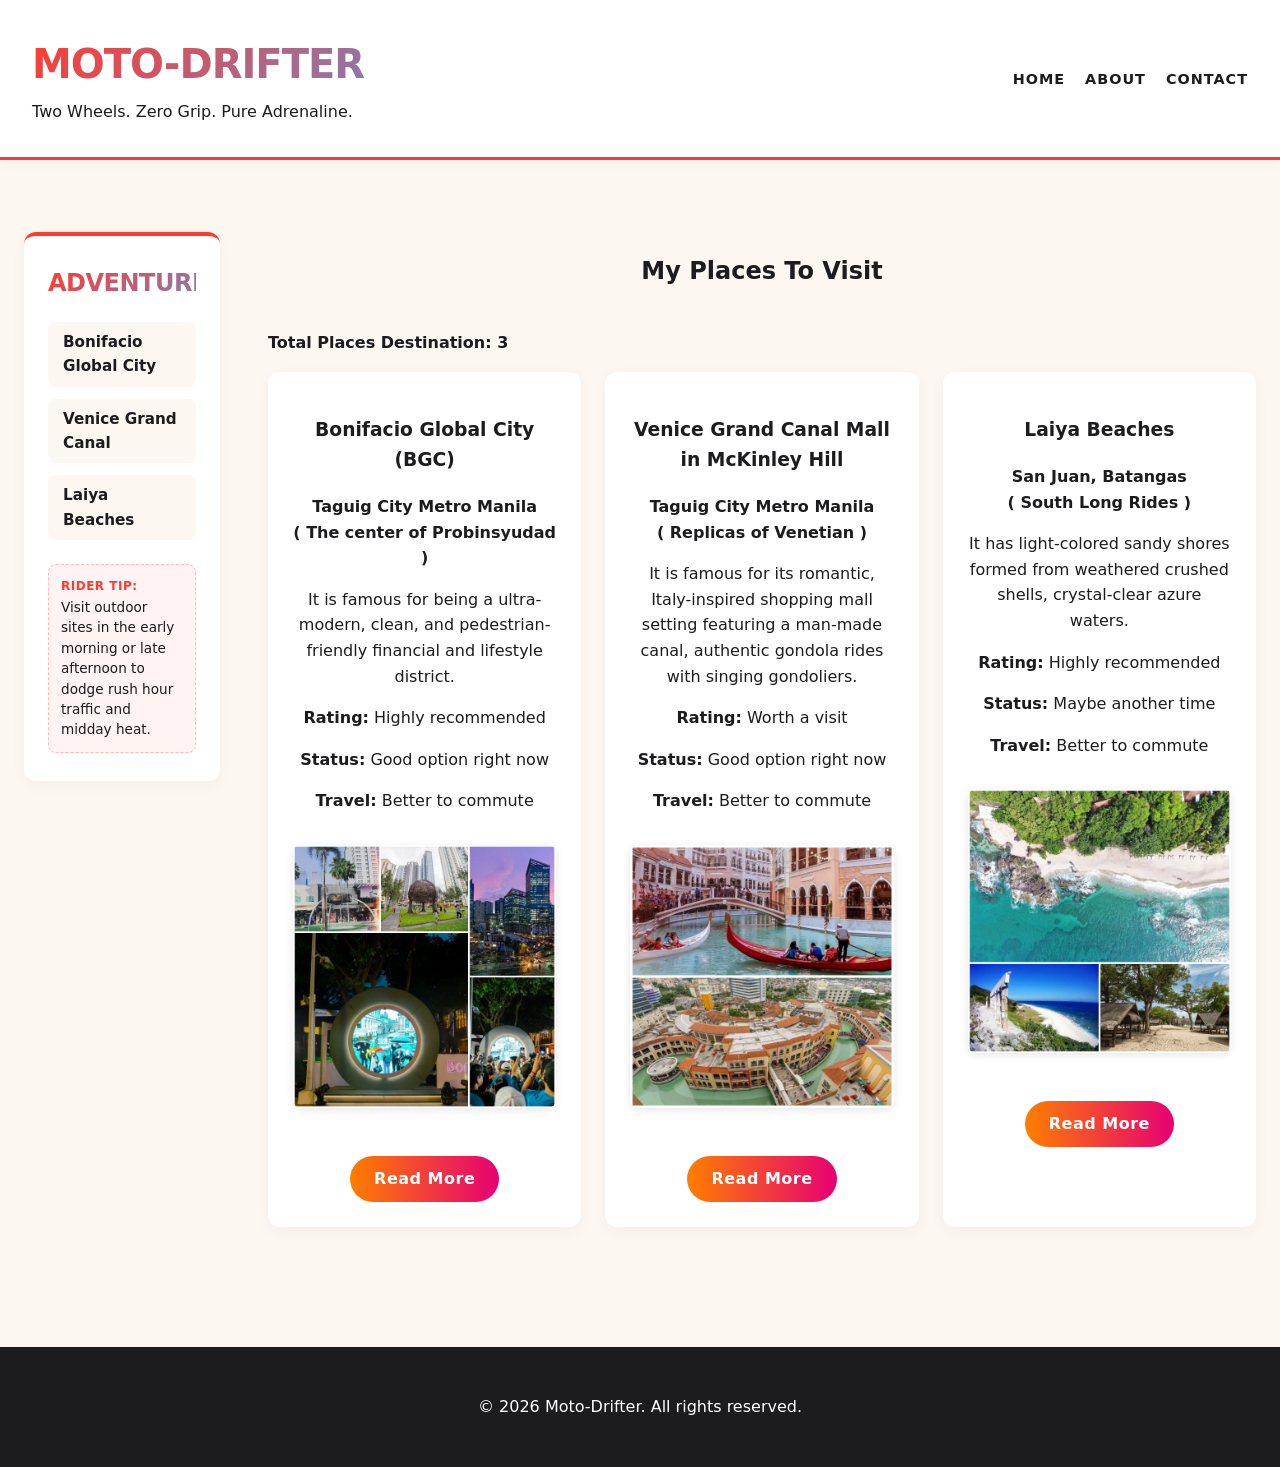
<file: index.html>
<!DOCTYPE html>
<html lang="en">
<head>
    <meta charset="UTF-8">
    <meta name="viewport" content="width=device-width, initial-scale=1.0">
    <title>Moto-Drifter</title>
    <link rel="stylesheet" href="Homepage_styles/index.css">
</head>
<body class="page">
    <header>
        <div class="brand">
            <h1 id="guide-name">Moto-Drifter</h1>
            <p>Two Wheels. Zero Grip. Pure Adrenaline.</p>
        </div>
        <nav>
            <ul>
                <li><a href="index.html">Home</a></li>
                <li><a href="about.html">About</a></li>
                <li><a href="contact.html">Contact</a></li>
            </ul>
        </nav>
    </header>

    <aside>
        <h3>Adventure</h3>
        <ul>
            <li><a href="../Places/bgc.html">Bonifacio Global City</a></li>
            <li><a href="../Places/venice.html">Venice Grand Canal</a></li>
            <li><a href="../Places/laiya.html">Laiya Beaches</a></li>
        </ul>
        <div class="sidebar-tip">
            <strong>Rider Tip:</strong> Visit outdoor sites in the early morning or late afternoon to dodge rush hour traffic and midday heat.
        </div>
    </aside>

    <main>
        <section>
            <h2>My Places To Visit</h2>
            <p><strong>Total Places Destination: <span id="total-places">0</span></strong></p>
            
            <div class="places-grid">
                <!-- CARD 1: BGC -->
                <article class="card" id="bgc">
                    <h3>Bonifacio Global City (BGC)</h3>
                    <p><strong>Taguig City Metro Manila <br> ( The center of Probinsyudad )</strong></p>
                    <p>It is famous for being a ultra-modern, clean, and pedestrian-friendly financial and lifestyle district.</p>
                    
                    <p><strong>Rating:</strong> <span id="bgc-rating-label"></span></p>
                    <p><strong>Status:</strong> <span id="bgc-budget-status"></span></p>
                    <p><strong>Travel:</strong> <span id="bgc-distance-status"></span></p>

                    <img src="Images/bgc.jpg" alt="BGC image" width="300">
                    <br><br>
                    <a href="Places/bgc.html" class="read-more-btn">Read More</a>
                </article>

                <!-- CARD 2: Venice Grand Canal -->
                <article class="card" id="venice">
                    <h3>Venice Grand Canal Mall in McKinley Hill</h3>
                    <p><strong>Taguig City Metro Manila <br> ( Replicas of Venetian )</strong></p>
                    <p>It is famous for its romantic, Italy-inspired shopping mall setting featuring a man-made canal, authentic gondola rides with singing gondoliers.</p>
                    
                    <p><strong>Rating:</strong> <span id="venice-rating-label"></span></p>
                    <p><strong>Status:</strong> <span id="venice-budget-status"></span></p>
                    <p><strong>Travel:</strong> <span id="venice-distance-status"></span></p>

                    <img src="Images/venice.jpg" alt="Venice image" width="300">
                    <br><br>
                    <a href="Places/venice.html" class="read-more-btn">Read More</a>
                </article>

                <!-- CARD 3: Laiya Beaches -->
                <article class="card" id="laiya">
                    <h3>Laiya Beaches</h3>
                    <p><strong>San Juan, Batangas <br> ( South Long Rides )</strong></p>
                    <p>It has light-colored sandy shores formed from weathered crushed shells, crystal-clear azure waters.</p>
                    
                    <p><strong>Rating:</strong> <span id="laiya-rating-label"></span></p>
                    <p><strong>Status:</strong> <span id="laiya-budget-status"></span></p>
                    <p><strong>Travel:</strong> <span id="laiya-distance-status"></span></p>

                    <img src="Images/laiya beach.jpg" alt="Laiya beach image" width="300">
                    <br><br>
                    <a href="Places/laiya.html" class="read-more-btn">Read More</a>
                </article>
            </div>
        </section>
    </main>

    <footer>
        <p id="footer-text">&copy; 2026 Moto-Drifter. All rights reserved.</p>
    </footer>

    <script src="script.js"></script>
</body>
</html>
</file>
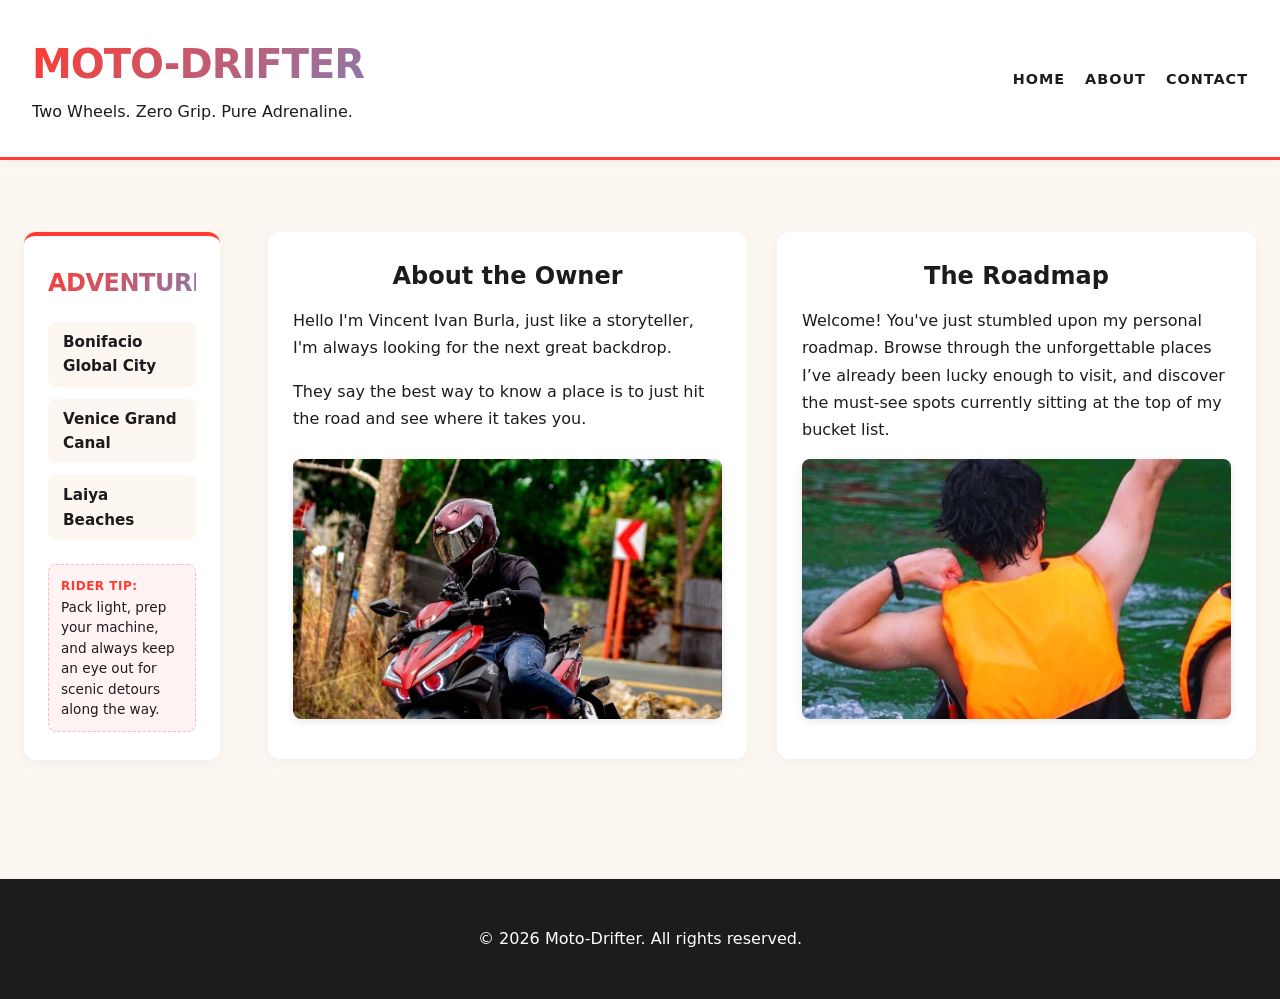
<file: about.html>
<!DOCTYPE html>
<html lang="en">
<head>
    <meta charset="UTF-8">
    <meta name="viewport" content="width=device-width, initial-scale=1.0">
    <title>About - Moto-Drifter</title>
    <link rel="stylesheet" href="Homepage_styles/index.css">
    <link rel="stylesheet" href="Homepage_styles/about.css">
</head>
<body class="page">

    <header>
        <div class="brand">
            <h1>Moto-Drifter</h1>
            <p>Two Wheels. Zero Grip. Pure Adrenaline.</p>
        </div>
        <nav>
            <ul>
                <li><a href="index.html">Home</a></li>
                <li><a href="about.html">About</a></li>
                <li><a href="contact.html">Contact</a></li>
            </ul>
        </nav>
    </header>

    <aside>
        <h3>Adventure</h3>
        <ul>
            <li><a href="index.html#bgc">Bonifacio Global City</a></li>
            <li><a href="index.html#venice">Venice Grand Canal</a></li>
            <li><a href="index.html#laiya">Laiya Beaches</a></li>
        </ul>
        <div class="sidebar-tip">
            <strong>Rider Tip:</strong> Pack light, prep your machine, and always keep an eye out for scenic detours along the way.
        </div>
    </aside>

    <main>
        <section class="about-container">
            <!-- Profile Section -->
            <div class="card about-card">
                <h2>About the Owner</h2>
                <p>Hello I'm Vincent Ivan Burla, just like a storyteller, I'm always looking for the next great backdrop.</p>
                <p>They say the best way to know a place is to just hit the road and see where it takes you.</p>
                <img src="Images/gp.jpg" alt="Vincent Ivan Burla">
            </div>

            <!-- Welcome/Journey Section -->
            <div class="card about-card">
                <h2>The Roadmap</h2>
                <p>Welcome! You've just stumbled upon my personal roadmap. Browse through the unforgettable places I’ve already been lucky enough to visit, and discover the must-see spots currently sitting at the top of my bucket list.</p>
                <img src="Images/agos.jpg" alt="Agos River"> 
            </div>
        </section>
    </main>

    <footer>
        <p>&copy; 2026 Moto-Drifter. All rights reserved.</p>
    </footer>

     <script src="script.js"></script>
</body>
</html>
</file>
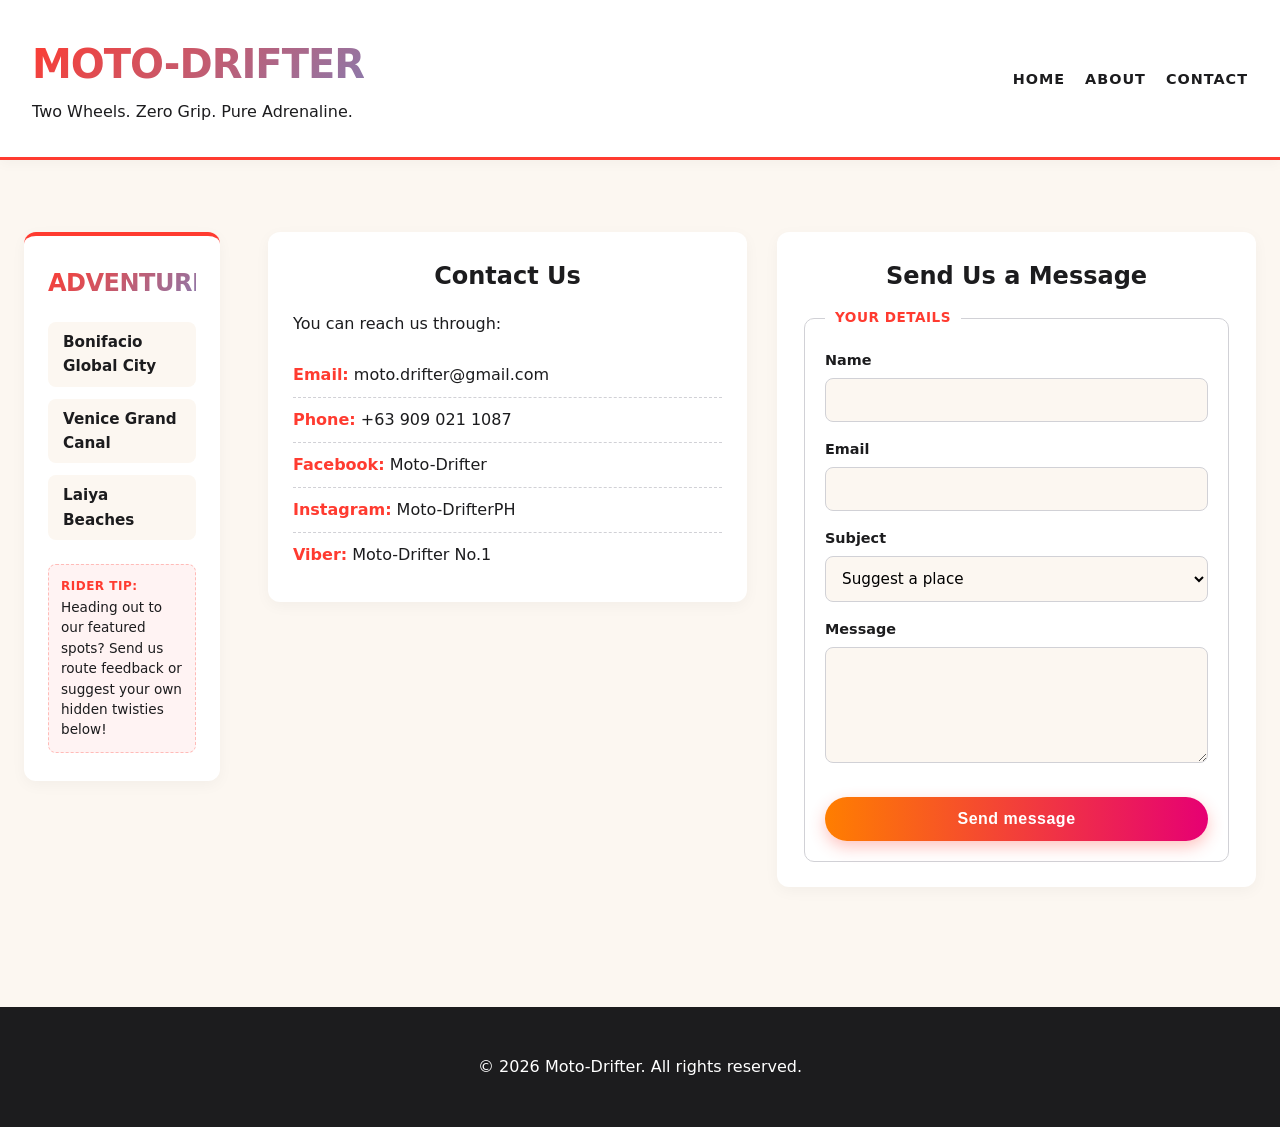
<file: contact.html>
<!DOCTYPE html>
<html lang="en">
<head>
    <meta charset="UTF-8">
    <meta name="viewport" content="width=device-width, initial-scale=1.0">
    <title>Contact - Moto-Drifter</title>
    <!-- Linked stylesheets -->
    <link rel="stylesheet" href="Homepage_styles/index.css">
    <link rel="stylesheet" href="Homepage_styles/contact.css">
</head>
<body class="page">

    <header>
        <div class="brand">
            <h1>Moto-Drifter</h1>
            <p>Two Wheels. Zero Grip. Pure Adrenaline.</p>
        </div>
        <nav>
            <ul>
                <li><a href="index.html">Home</a></li>
                <li><a href="about.html">About</a></li>
                <li><a href="contact.html">Contact</a></li>
            </ul>
        </nav>
    </header>

    <aside>
        <h3>Adventure</h3>
        <ul>
            <li><a href="index.html#bgc">Bonifacio Global City</a></li>
            <li><a href="index.html#venice">Venice Grand Canal</a></li>
            <li><a href="index.html#laiya">Laiya Beaches</a></li>
        </ul>
        <div class="sidebar-tip">
            <strong>Rider Tip:</strong> Heading out to our featured spots? Send us route feedback or suggest your own hidden twisties below!
        </div>
    </aside>

    <main>
        <section class="contact-container">
            <!-- Contact Information Area -->
            <div class="card contact-info">
                <h2>Contact Us</h2>
                <p>You can reach us through:</p>
                <ul class="info-list">
                    <li><strong>Email:</strong> moto.drifter@gmail.com</li>
                    <li><strong>Phone:</strong> +63 909 021 1087</li>
                    <li><strong>Facebook:</strong> Moto-Drifter</li>
                    <li><strong>Instagram:</strong> Moto-DrifterPH</li>
                    <li><strong>Viber:</strong> Moto-Drifter No.1</li>
                </ul>
            </div>

            <!-- Contact Form Area -->
            <div class="card contact-form">
                <h2>Send Us a Message</h2>
                
                <form action="#" method="POST">
                    <fieldset>
                        <legend>Your details</legend>

                        <div class="form-group">
                            <label for="name">Name</label>
                            <input type="text" id="name" name="name" required>
                        </div>

                        <div class="form-group">
                            <label for="email">Email</label>
                            <input type="email" id="email" name="email" required>
                        </div>

                        <div class="form-group">
                            <label for="subject">Subject</label>
                            <select id="subject" name="subject">
                                <option value="suggest">Suggest a place</option>
                                <option value="correct">Correct a guide details</option>
                                <option value="question">Ask a question</option>
                                <option value="other">Something else</option>
                            </select>
                        </div>

                        <div class="form-group">
                            <label for="message">Message</label>
                            <textarea id="message" name="message" rows="5" required></textarea>
                        </div>

                        <button type="submit" class="btn-submit">Send message</button>
                    </fieldset>
                </form>
            </div>
        </section>
    </main>

    <footer>
        <p>&copy; 2026 Moto-Drifter. All rights reserved.</p>
    </footer>
     <script src="script.js"></script>
</body>
</html>
</file>
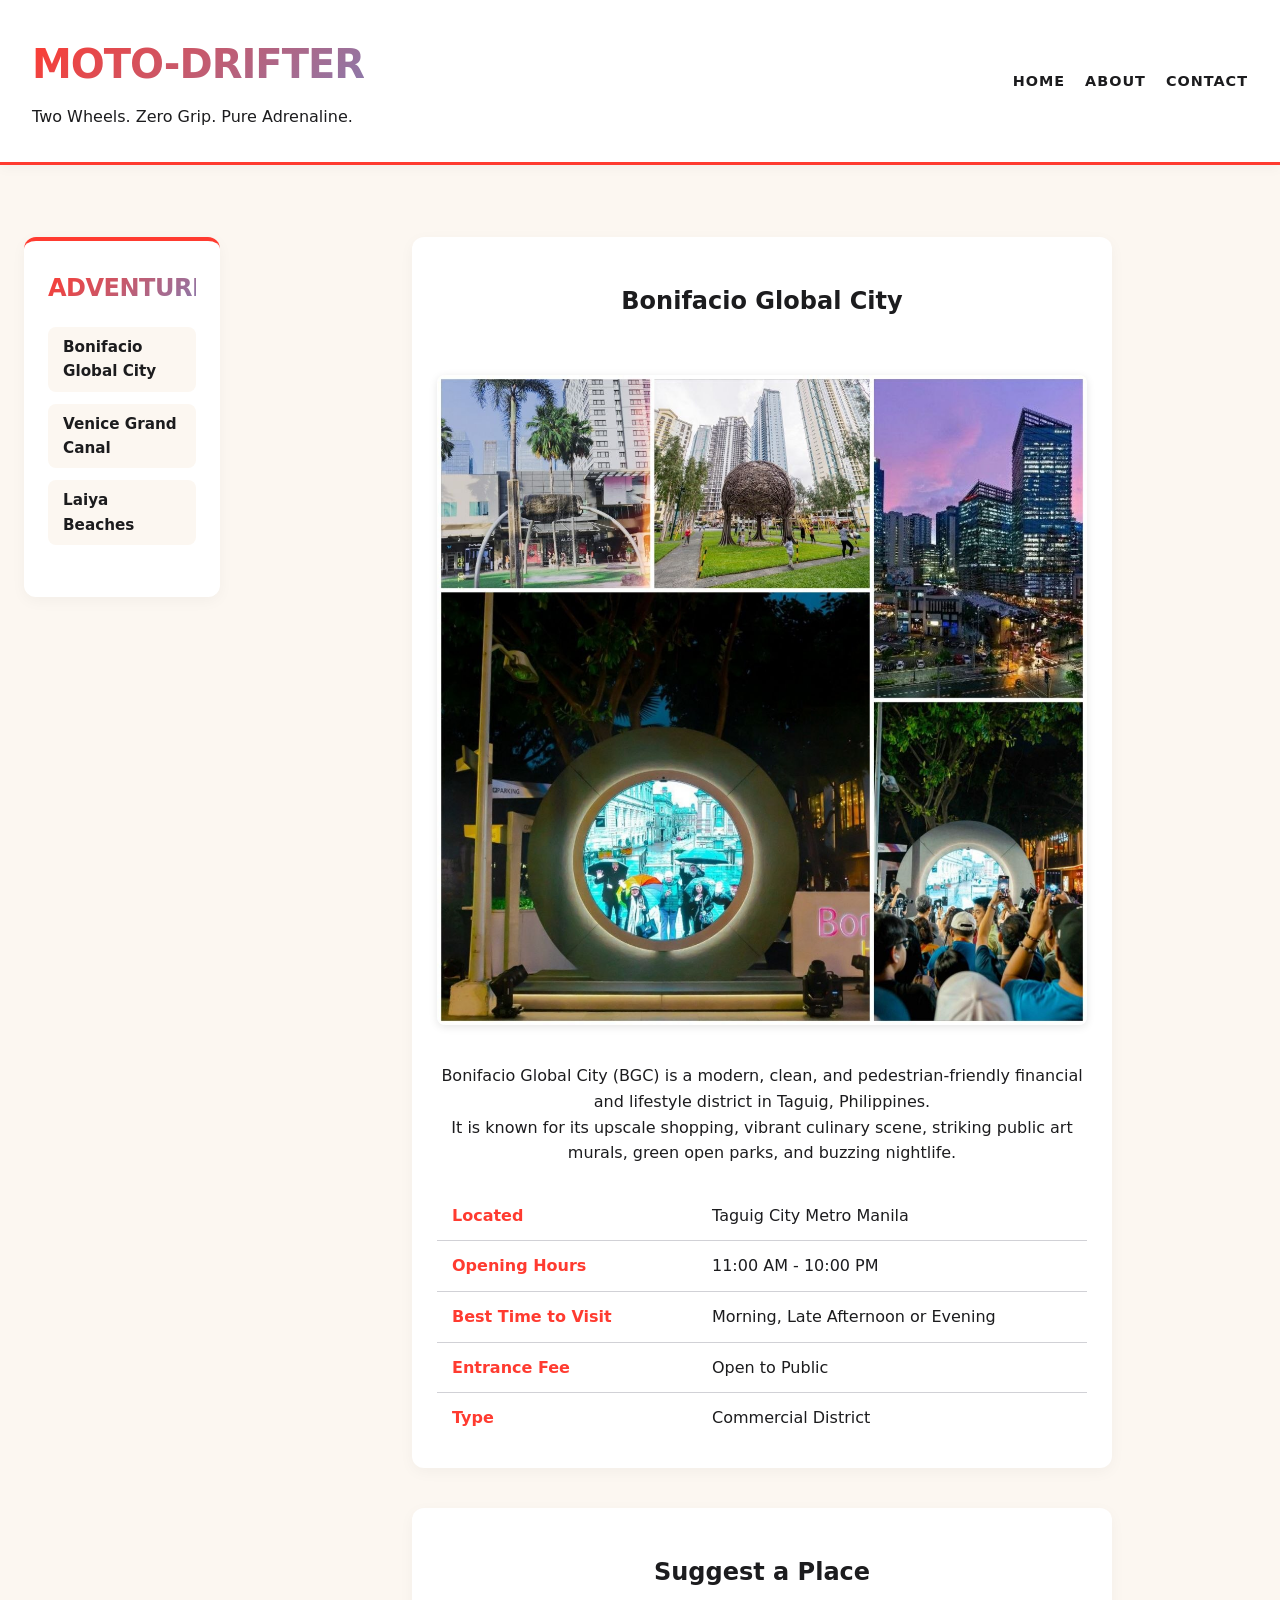
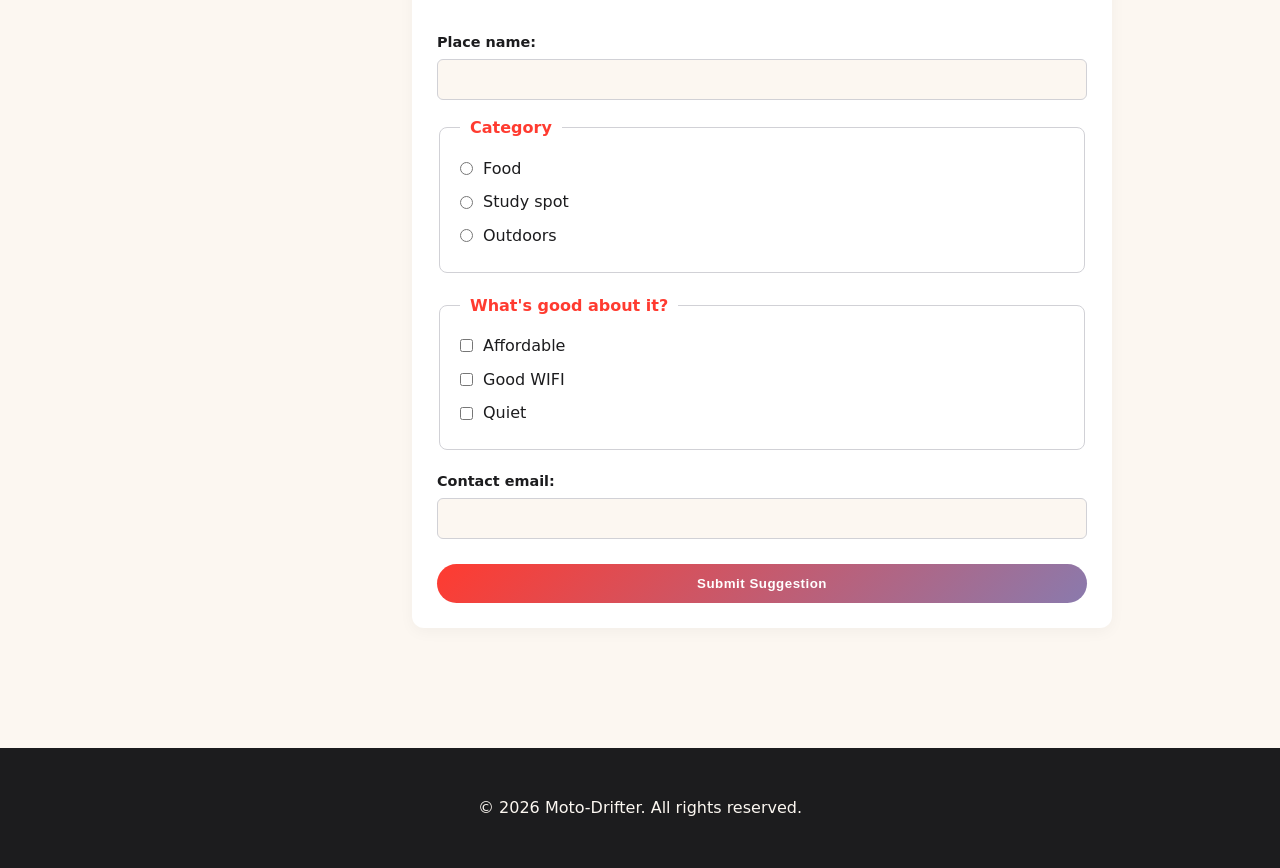
<file: Places/bgc.html>
<!DOCTYPE html>
<html lang="en">
<head>
    <meta charset="UTF-8">
    <meta name="viewport" content="width=device-width, initial-scale=1.0">
    <title>Bonifacio Global City - Moto-Drifter</title>
    <link rel="stylesheet" href="../Homepage_styles/index.css">
    <link rel="stylesheet" href="../Places_styles/bgc.css">
</head>
<body class="page">

    <header>
        <div class="brand">
            <h1>Moto-Drifter</h1>
            <p>Two Wheels. Zero Grip. Pure Adrenaline.</p>
        </div>
        <nav>
            <ul>
                <li><a href="../index.html">Home</a></li>
                <li><a href="../about.html">About</a></li>
                <li><a href="../contact.html">Contact</a></li>
            </ul>
        </nav>
    </header>

    <aside>
        <h3>Adventure</h3>
        <ul>
            <li><a href="../Places/bgc.html">Bonifacio Global City</a></li>
            <li><a href="../Places/venice.html">Venice Grand Canal</a></li>
            <li><a href="../Places/laiya.html">Laiya Beaches</a></li>
        </ul>
    </aside>

    <main>
        <div class="details-container">
            
            <!-- Location Details Card -->
            <section class="card detail-card">
                <h2>Bonifacio Global City</h2>
                <img src="../Images/bgc.jpg" alt="Bonifacio Global City">
                
                <p>Bonifacio Global City (BGC) is a modern, clean, and pedestrian-friendly financial and lifestyle district in Taguig, Philippines. <br>It is known for its upscale shopping, vibrant culinary scene, striking public art murals, green open parks, and buzzing nightlife.</p>

                <table class="info-table">
                    <tbody>
                        <tr>
                            <th>Located</th>
                            <td>Taguig City Metro Manila</td>
                        </tr>
                        <tr>
                            <th>Opening Hours</th>
                            <td>11:00 AM - 10:00 PM</td>
                        </tr>
                        <tr>
                            <th>Best Time to Visit</th>
                            <td>Morning, Late Afternoon or Evening</td>
                        </tr>
                        <tr>
                            <th>Entrance Fee</th>
                            <td>Open to Public</td>
                        </tr>
                        <tr>
                            <th>Type</th>
                            <td>Commercial District</td>
                        </tr>
                    </tbody>
                </table>
            </section>

            <!-- Suggestion Form Card -->
            <section class="card form-card">
                <h2 style="text-align: center;">Suggest a Place</h2>
                
                <form action="#" method="POST">
                    <div class="form-group">
                        <label for="placeName">Place name:</label>
                        <input type="text" id="placeName" name="placeName" required>
                    </div>
                    
                    <fieldset class="choice-group">
                        <legend>Category</legend>
                        <div class="choice-item">
                            <input type="radio" id="catFood" name="placeCategory" value="food">
                            <label for="catFood">Food</label>
                        </div>
                        <div class="choice-item">
                            <input type="radio" id="catStudy" name="placeCategory" value="study">
                            <label for="catStudy">Study spot</label>
                        </div>
                        <div class="choice-item">
                            <input type="radio" id="catOutdoors" name="placeCategory" value="outdoors">
                            <label for="catOutdoors">Outdoors</label>
                        </div>
                    </fieldset>
                    
                    <fieldset class="choice-group">
                        <legend>What's good about it?</legend>
                        <div class="choice-item">
                            <input type="checkbox" id="featAffordable" name="goodFeatures" value="affordable">
                            <label for="featAffordable">Affordable</label>
                        </div>
                        <div class="choice-item">
                            <input type="checkbox" id="featWifi" name="goodFeatures" value="wifi">
                            <label for="featWifi">Good WIFI</label>
                        </div>
                        <div class="choice-item">
                            <input type="checkbox" id="featQuiet" name="goodFeatures" value="quiet">
                            <label for="featQuiet">Quiet</label>
                        </div>
                    </fieldset>

                    <div class="form-group">
                        <label for="contactEmail">Contact email:</label>
                        <input type="email" id="contactEmail" name="contactEmail" required>
                    </div>

                    <button type="submit" class="btn-submit">Submit Suggestion</button>
                </form>
            </section>

        </div>
    </main>

    <footer>
        <p>&copy; 2026 Moto-Drifter. All rights reserved.</p>
    </footer>

</body>
</html>
</file>
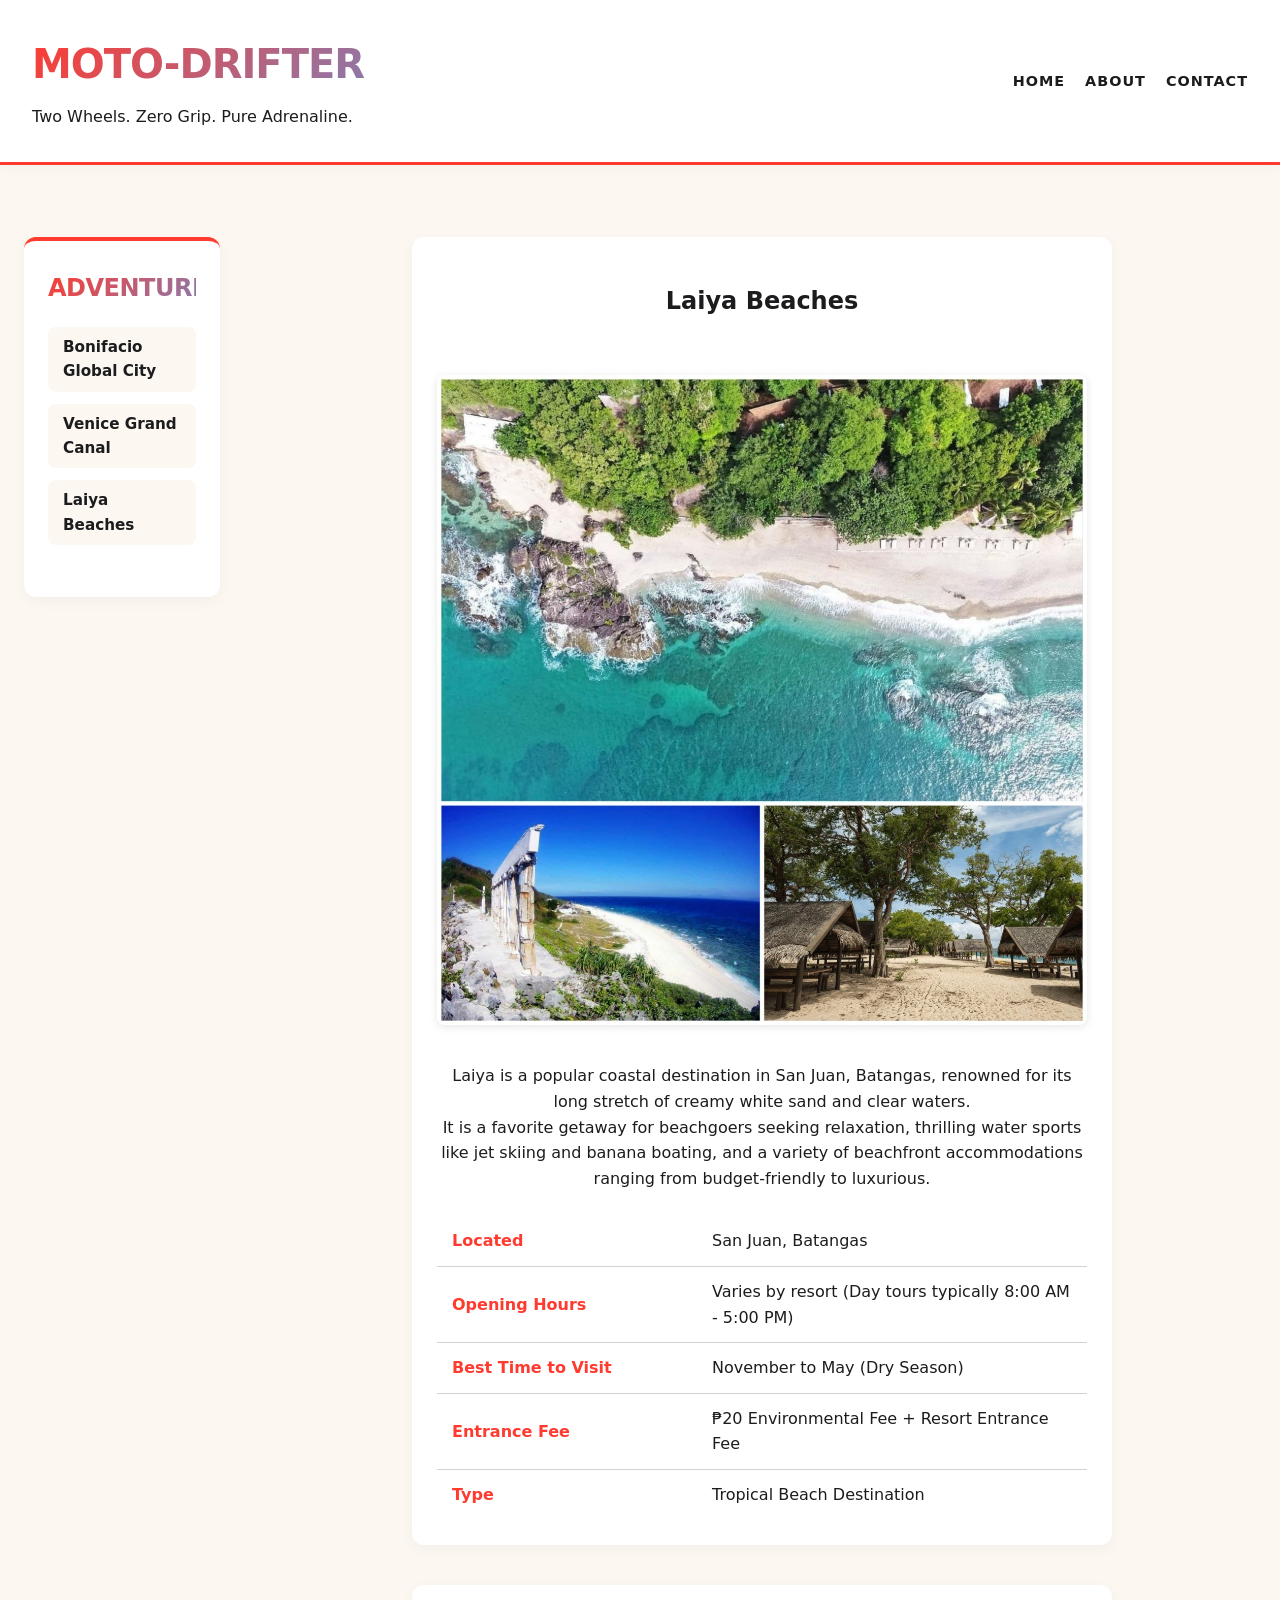
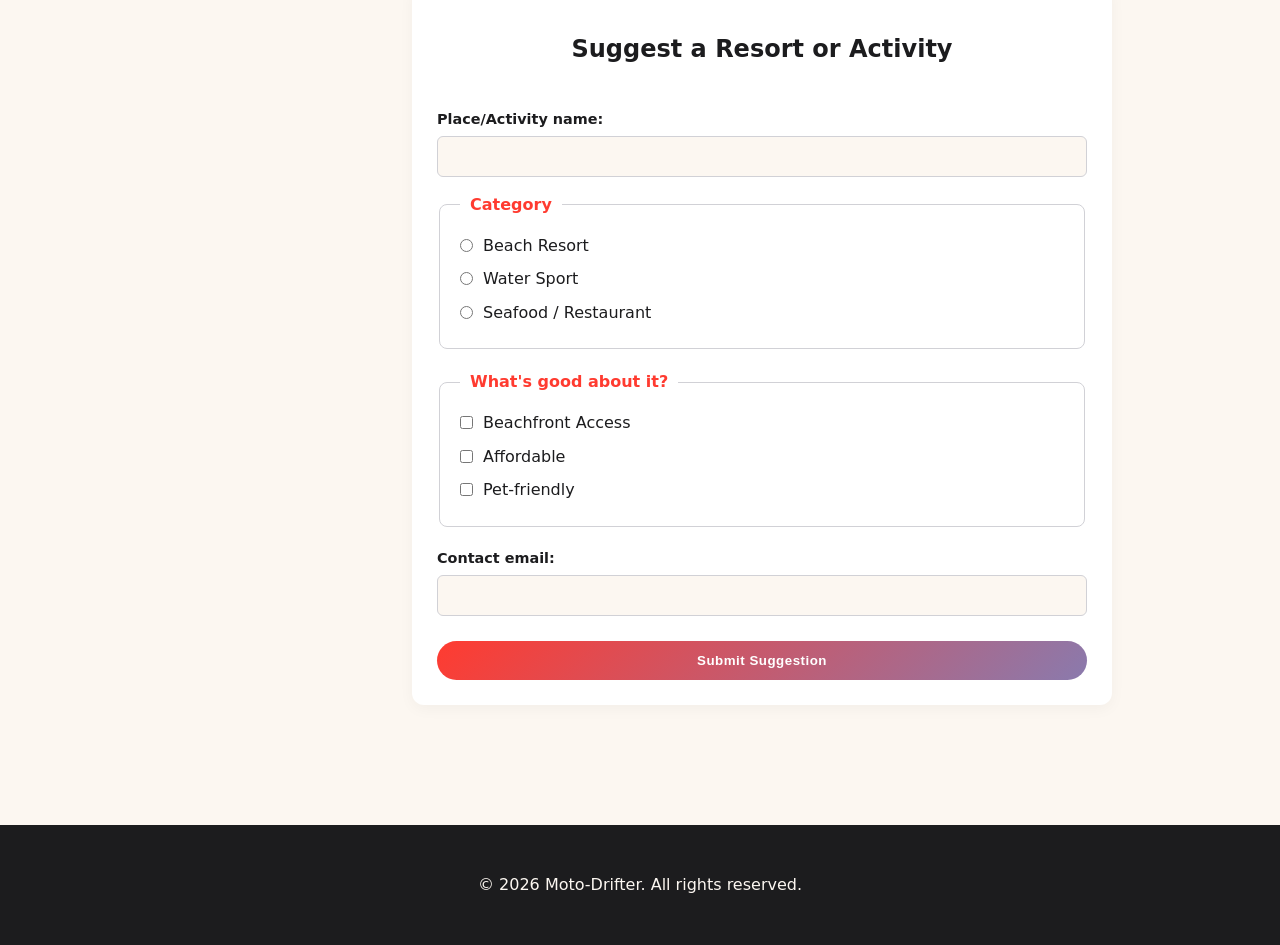
<file: Places/laiya.html>
<!DOCTYPE html>
<html lang="en">
<head>
    <meta charset="UTF-8">
    <meta name="viewport" content="width=device-width, initial-scale=1.0">
    <title>Laiya Beaches - Moto-Drifter</title>
    <link rel="stylesheet" href="../Homepage_styles/index.css">
    <link rel="stylesheet" href="../Places_styles/laiya.css">
</head>
<body class="page">

    <header>
        <div class="brand">
            <h1>Moto-Drifter</h1>
            <p>Two Wheels. Zero Grip. Pure Adrenaline.</p>
        </div>
        <nav>
            <ul>
                <li><a href="../index.html">Home</a></li>
                <li><a href="../about.html">About</a></li>
                <li><a href="../contact.html">Contact</a></li>
            </ul>
        </nav>
    </header>

    <aside>
        <h3>Adventure</h3>
        <ul>
            <li><a href="../Places/bgc.html">Bonifacio Global City</a></li>
            <li><a href="../Places/venice.html">Venice Grand Canal</a></li>
            <li><a href="../Places/laiya.html">Laiya Beaches</a></li>
        </ul>
    </aside>

    <main>
        <div class="details-container">
            
            <!-- Location Details Card -->
            <section class="card detail-card">
                <h2>Laiya Beaches</h2>
                <img src="../Images/laiya beach.jpg" alt="Laiya White Sand Beach">
                
                <p>Laiya is a popular coastal destination in San Juan, Batangas, renowned for its long stretch of creamy white sand and clear waters. <br>It is a favorite getaway for beachgoers seeking relaxation, thrilling water sports like jet skiing and banana boating, and a variety of beachfront accommodations ranging from budget-friendly to luxurious.</p>

                <table class="info-table">
                    <tbody>
                        <tr>
                            <th>Located</th>
                            <td>San Juan, Batangas</td>
                        </tr>
                        <tr>
                            <th>Opening Hours</th>
                            <td>Varies by resort (Day tours typically 8:00 AM - 5:00 PM)</td>
                        </tr>
                        <tr>
                            <th>Best Time to Visit</th>
                            <td>November to May (Dry Season)</td>
                        </tr>
                        <tr>
                            <th>Entrance Fee</th>
                            <td>₱20 Environmental Fee + Resort Entrance Fee</td>
                        </tr>
                        <tr>
                            <th>Type</th>
                            <td>Tropical Beach Destination</td>
                        </tr>
                    </tbody>
                </table>
            </section>

            <!-- Suggestion Form Card -->
            <section class="card form-card">
                <h2 style="text-align: center;">Suggest a Resort or Activity</h2>
                
                <form action="#" method="POST">
                    <div class="form-group">
                        <label for="placeName">Place/Activity name:</label>
                        <input type="text" id="placeName" name="placeName" required>
                    </div>
                    
                    <fieldset class="choice-group">
                        <legend>Category</legend>
                        <div class="choice-item">
                            <input type="radio" id="catResort" name="placeCategory" value="resort">
                            <label for="catResort">Beach Resort</label>
                        </div>
                        <div class="choice-item">
                            <input type="radio" id="catWaterSport" name="placeCategory" value="watersport">
                            <label for="catWaterSport">Water Sport</label>
                        </div>
                        <div class="choice-item">
                            <input type="radio" id="catFood" name="placeCategory" value="food">
                            <label for="catFood">Seafood / Restaurant</label>
                        </div>
                    </fieldset>
                    
                    <fieldset class="choice-group">
                        <legend>What's good about it?</legend>
                        <div class="choice-item">
                            <input type="checkbox" id="featBeachfront" name="goodFeatures" value="beachfront">
                            <label for="featBeachfront">Beachfront Access</label>
                        </div>
                        <div class="choice-item">
                            <input type="checkbox" id="featAffordable" name="goodFeatures" value="affordable">
                            <label for="featAffordable">Affordable</label>
                        </div>
                        <div class="choice-item">
                            <input type="checkbox" id="featPetFriendly" name="goodFeatures" value="petfriendly">
                            <label for="featPetFriendly">Pet-friendly</label>
                        </div>
                    </fieldset>

                    <div class="form-group">
                        <label for="contactEmail">Contact email:</label>
                        <input type="email" id="contactEmail" name="contactEmail" required>
                    </div>

                    <button type="submit" class="btn-submit">Submit Suggestion</button>
                </form>
            </section>

        </div>
    </main>

    <footer>
        <p>&copy; 2026 Moto-Drifter. All rights reserved.</p>
    </footer>

</body>
</html>
</file>
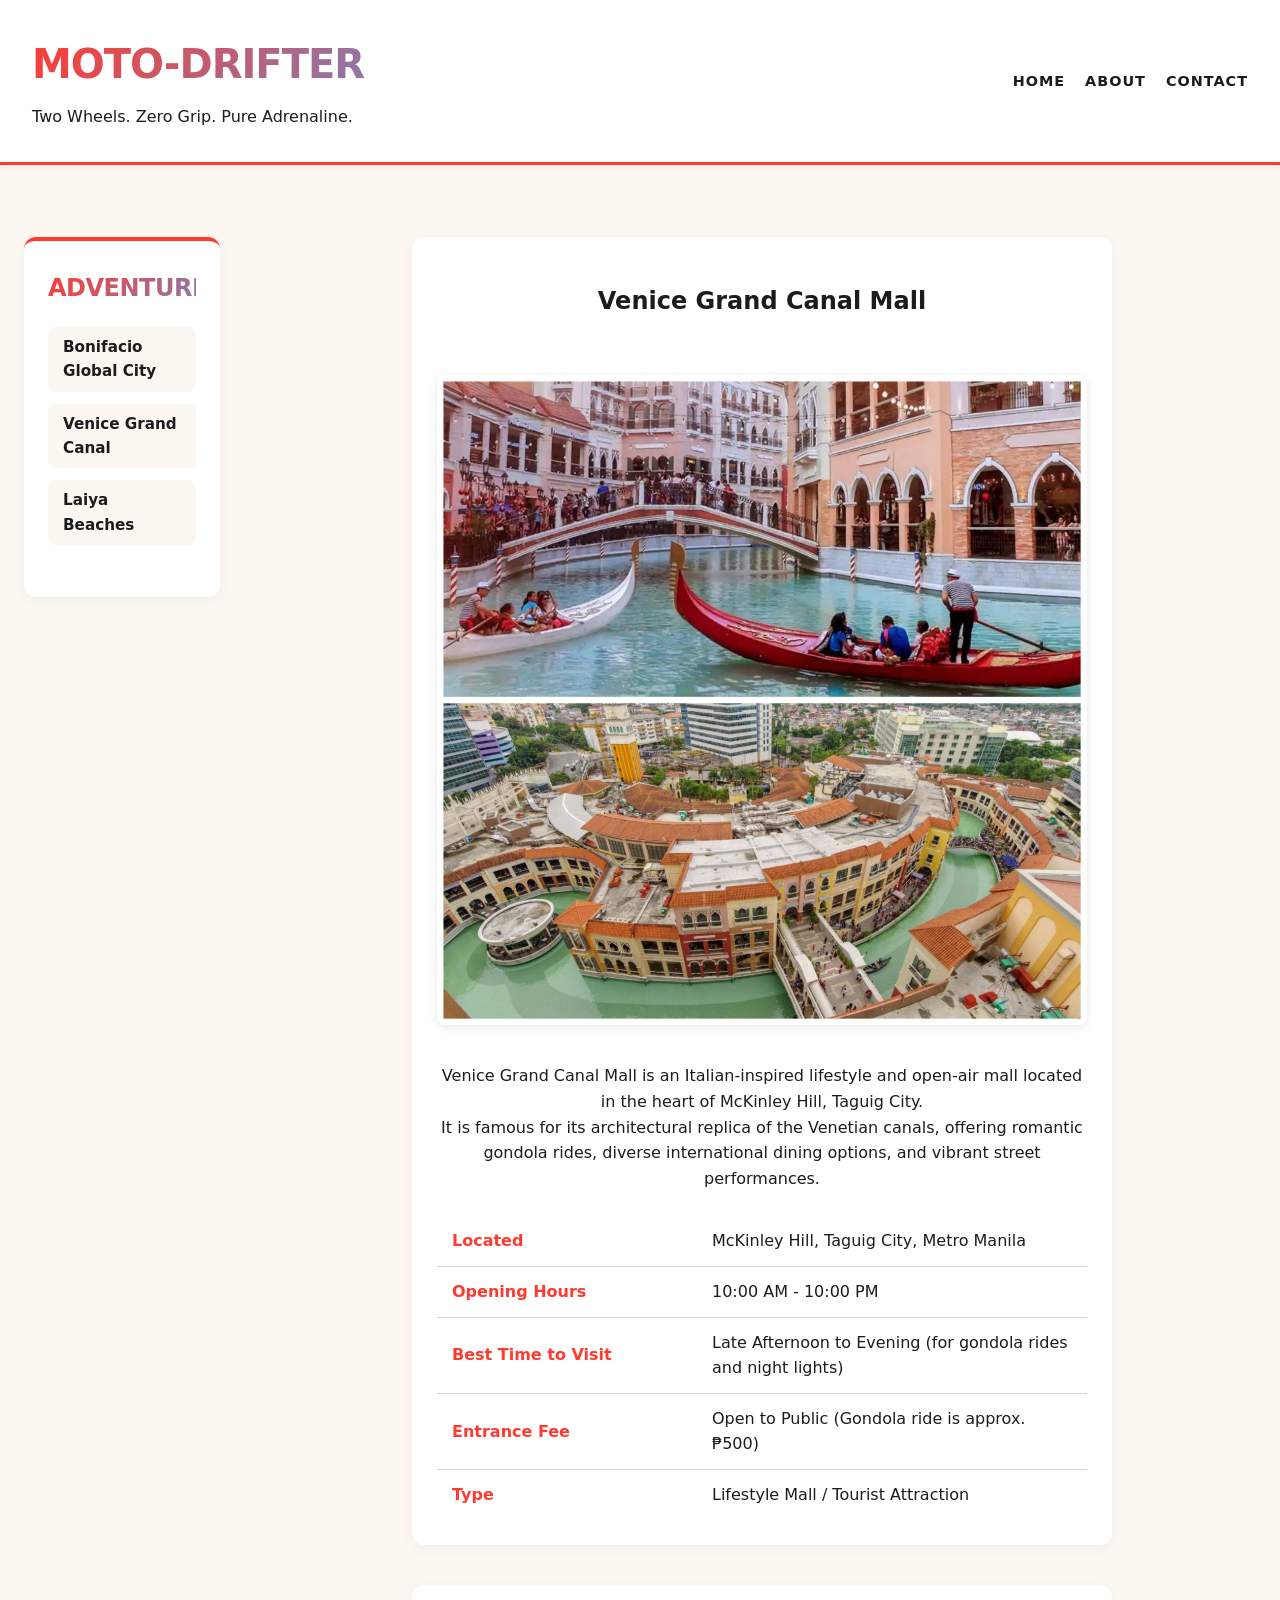
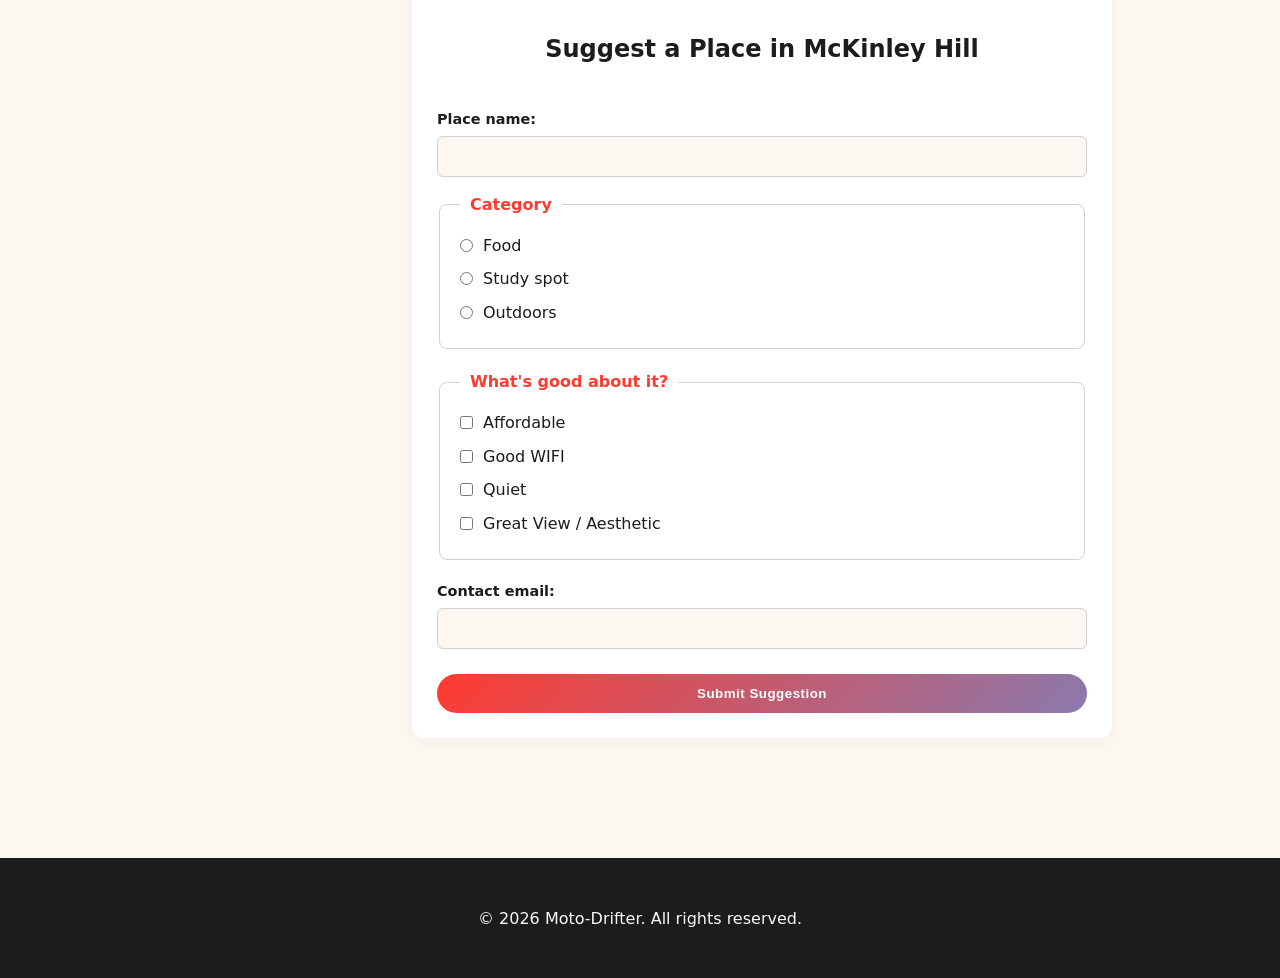
<file: Places/venice.html>
<!DOCTYPE html>
<html lang="en">
<head>
    <meta charset="UTF-8">
    <meta name="viewport" content="width=device-width, initial-scale=1.0">
    <title>Venice Grand Canal Mall - Moto-Drifter</title>
    <link rel="stylesheet" href="../Homepage_styles/index.css">
    <link rel="stylesheet" href="../Places_styles/venice.css">
</head>
<body class="page">

    <header>
        <div class="brand">
            <h1>Moto-Drifter</h1>
            <p>Two Wheels. Zero Grip. Pure Adrenaline.</p>
        </div>
        <nav>
            <ul>
                <li><a href="../index.html">Home</a></li>
                <li><a href="../about.html">About</a></li>
                <li><a href="../contact.html">Contact</a></li>
            </ul>
        </nav>
    </header>

    <aside>
        <h3>Adventure </h3>
        <ul>
            <li><a href="../Places/bgc.html">Bonifacio Global City</a></li>
            <li><a href="../Places/venice.html">Venice Grand Canal</a></li>
            <li><a href="../Places/laiya.html">Laiya Beaches</a></li>
        </ul>
    </aside>

    <main>
        <div class="details-container">
            
            <!-- Location Details Card -->
            <section class="card detail-card">
                <h2>Venice Grand Canal Mall</h2>
                <img src="../Images/venice.jpg" alt="Venice Grand Canal Mall in McKinley Hill">
                
                <p>Venice Grand Canal Mall is an Italian-inspired lifestyle and open-air mall located in the heart of McKinley Hill, Taguig City. <br>It is famous for its architectural replica of the Venetian canals, offering romantic gondola rides, diverse international dining options, and vibrant street performances.</p>

                <table class="info-table">
                    <tbody>
                        <tr>
                            <th>Located</th>
                            <td>McKinley Hill, Taguig City, Metro Manila</td>
                        </tr>
                        <tr>
                            <th>Opening Hours</th>
                            <td>10:00 AM - 10:00 PM</td>
                        </tr>
                        <tr>
                            <th>Best Time to Visit</th>
                            <td>Late Afternoon to Evening (for gondola rides and night lights)</td>
                        </tr>
                        <tr>
                            <th>Entrance Fee</th>
                            <td>Open to Public (Gondola ride is approx. ₱500)</td>
                        </tr>
                        <tr>
                            <th>Type</th>
                            <td>Lifestyle Mall / Tourist Attraction</td>
                        </tr>
                    </tbody>
                </table>
            </section>

            <!-- Suggestion Form Card -->
            <section class="card form-card">
                <h2 style="text-align: center;">Suggest a Place in McKinley Hill</h2>
                
                <form action="#" method="POST">
                    <div class="form-group">
                        <label for="placeName">Place name:</label>
                        <input type="text" id="placeName" name="placeName" required>
                    </div>
                    
                    <fieldset class="choice-group">
                        <legend>Category</legend>
                        <div class="choice-item">
                            <input type="radio" id="catFood" name="placeCategory" value="food">
                            <label for="catFood">Food</label>
                        </div>
                        <div class="choice-item">
                            <input type="radio" id="catStudy" name="placeCategory" value="study">
                            <label for="catStudy">Study spot</label>
                        </div>
                        <div class="choice-item">
                            <input type="radio" id="catOutdoors" name="placeCategory" value="outdoors">
                            <label for="catOutdoors">Outdoors</label>
                        </div>
                    </fieldset>
                    
                    <fieldset class="choice-group">
                        <legend>What's good about it?</legend>
                        <div class="choice-item">
                            <input type="checkbox" id="featAffordable" name="goodFeatures" value="affordable">
                            <label for="featAffordable">Affordable</label>
                        </div>
                        <div class="choice-item">
                            <input type="checkbox" id="featWifi" name="goodFeatures" value="wifi">
                            <label for="featWifi">Good WIFI</label>
                        </div>
                        <div class="choice-item">
                            <input type="checkbox" id="featQuiet" name="goodFeatures" value="quiet">
                            <label for="featQuiet">Quiet</label>
                        </div>
                        <div class="choice-item">
                            <input type="checkbox" id="featView" name="goodFeatures" value="view">
                            <label for="featView">Great View / Aesthetic</label>
                        </div>
                    </fieldset>

                    <div class="form-group">
                        <label for="contactEmail">Contact email:</label>
                        <input type="email" id="contactEmail" name="contactEmail" required>
                    </div>

                    <button type="submit" class="btn-submit">Submit Suggestion</button>
                </form>
            </section>

        </div>
    </main>

    <footer>
        <p>&copy; 2026 Moto-Drifter. All rights reserved.</p>
    </footer>

</body>
</html>
</file>
<file: Homepage_styles/index.css>
:root {
    --brand-color: #ff3b30; 
    --brand-gradient: linear-gradient(135deg, #ff3b30, #8a7aad);
    --dark-ink: #1c1c1e;
    --muted-grey: #d1d1d6;
    --light-bg: #FCF7F1; 
    --button-gradient: linear-gradient(to right, #ff7e00, #e60073);
}

* {
    box-sizing: border-box;
}

html {
    scroll-behavior: smooth;
}

body {
    font-family: system-ui, -apple-system, BlinkMacSystemFont, "Segoe UI", Roboto, sans-serif;
    line-height: 1.6;
    color: var(--dark-ink);
    background-color: var(--light-bg); 
    margin: 0;
}

/* =========================================================
   PAGE SKELETON: Grid Areas & Mobile-First Setup
   ========================================================= */

/* Area assignments */
header { grid-area: masthead; }
aside  { grid-area: side; }
main   { grid-area: main; }
footer { grid-area: foot; }

/* Base: mobile – single column, everything stacked */
.page {
    display: grid;
    grid-template-columns: 1fr;
    grid-template-areas:
        "masthead"
        "main"
        "side"
        "foot";
    gap: 16px;
}

/* Enhance at tablet and up */
@media (min-width: 700px) {
    .page {
        grid-template-columns: 220px 1fr;
        grid-template-areas:
            "masthead masthead"
            "side     main"
            "foot     foot";
        gap: 24px;
    }
}

/* =========================================================
   HEADER COMPONENT (Flexbox)
   ========================================================= */
header {
    display: flex;
    justify-content: space-between;
    align-items: center;
    background-color: white; 
    padding: 2rem;
    border-bottom: 3px solid var(--brand-color); 
    box-shadow: 0 4px 12px rgba(0, 0, 0, 0.03);
    flex-wrap: wrap;
    gap: 16px;
}

.brand {
    text-align: left;
}

header h1 {
    margin: 0 0 0.2rem 0;
    font-size: 2.5rem;
    letter-spacing: -1px;
    text-transform: uppercase;
    background: var(--brand-gradient);
    -webkit-background-clip: text;
    -webkit-text-fill-color: transparent;
}

header p {
    margin: 0;
    font-weight: 500;
}

nav ul {
    display: flex;
    gap: 20px;
    list-style: none;
    padding: 0;
    margin: 0;
}

nav a {
    text-decoration: none;
    color: var(--dark-ink);
    font-weight: 600;
    text-transform: uppercase;
    font-size: 0.9rem;
    letter-spacing: 1px;
    transition: color 0.2s ease;
}

nav a:hover {
    color: var(--brand-color);
}

/* =========================================================
   SIDEBAR COMPONENT (Moto-Drifter Themed)
   ========================================================= */
aside {
    background-color: white;
    border-radius: 12px;
    padding: 1.75rem 1.5rem;
    margin: 0 1.5rem;
    align-self: start;
    border-top: 4px solid var(--brand-color);
    box-shadow: 0 4px 15px rgba(0, 0, 0, 0.04);
    transition: transform 0.3s ease, box-shadow 0.3s ease;
}

aside:hover {
    transform: translateY(-4px);
    box-shadow: 0 10px 22px rgba(255, 59, 48, 0.12);
}

@media (min-width: 700px) {
    aside {
        margin: 3rem 0 0 1.5rem;
        position: sticky;
        top: 2rem;
    }
}

aside h3 {
    margin: 0 0 1.25rem 0;
    font-size: 1.5rem;
    font-weight: 800;
    text-transform: uppercase;
    letter-spacing: -0.5px;
    background: var(--brand-gradient);
    -webkit-background-clip: text;
    -webkit-text-fill-color: transparent;
}

aside ul {
    list-style: none;
    padding: 0;
    margin: 0 0 1.5rem 0;
    display: flex;
    flex-direction: column;
    gap: 0.75rem;
}

aside ul li a {
    display: block;
    color: var(--dark-ink);
    text-decoration: none;
    font-weight: 600;
    font-size: 0.95rem;
    padding: 8px 12px;
    border-radius: 8px;
    background-color: var(--light-bg);
    border-left: 3px solid transparent;
    transition: all 0.2s ease;
}

aside ul li a:hover {
    background-color: white;
    border-left-color: var(--brand-color);
    color: var(--brand-color);
    transform: translateX(4px);
    box-shadow: 0 2px 8px rgba(0, 0, 0, 0.06);
}

.sidebar-tip {
    font-size: 0.85rem;
    line-height: 1.5;
    padding: 12px;
    border-radius: 8px;
    background: rgba(255, 59, 48, 0.06);
    border: 1px dashed rgba(255, 59, 48, 0.3);
    color: var(--dark-ink);
}

.sidebar-tip strong {
    color: var(--brand-color);
    display: block;
    margin-bottom: 2px;
    text-transform: uppercase;
    font-size: 0.75rem;
    letter-spacing: 0.5px;
}

/* =========================================================
   MAIN CONTENT & PLACES CARDS (Flexbox Components)
   ========================================================= */
main {
    max-width: 1200px;
    margin: 0;
    padding: 3rem 1.5rem;
}

main section h2 {
    text-align: center;
    margin-bottom: 2.5rem;
}

.places-grid {
    display: flex;
    flex-wrap: wrap;
    gap: 24px;
}

.card {
    flex: 1 1 240px; 
    background-color: white;
    border-radius: 12px;
    padding: 25px;
    text-align: center;
    box-shadow: 0 4px 15px rgba(0, 0, 0, 0.04);
    transition: transform 0.3s ease, box-shadow 0.3s ease; 
    scroll-margin-top: 2rem;
}

.card:hover {
    transform: translateY(-8px);
    box-shadow: 0 12px 24px rgba(230, 0, 115, 0.15); 
}

.card img {
    max-width: 100%;
    height: auto;
    border-radius: 8px;
    margin: 15px 0;
    box-shadow: 0 2px 8px rgba(0, 0, 0, 0.1);
}

.card a {
    text-decoration: none;
    background: var(--button-gradient); 
    color: white; 
    padding: 10px 24px;
    border-radius: 25px; 
    display: inline-block;
    font-weight: bold;
    letter-spacing: 0.5px;
    transition: transform 0.2s ease, box-shadow 0.2s ease;
}

.card a:hover {
    transform: scale(1.05);
    box-shadow: 0 4px 12px rgba(230, 0, 115, 0.3); 
}

/* =========================================================
   FOOTER COMPONENT (Flexbox Centering)
   ========================================================= */
footer {
    display: flex;
    justify-content: center;
    align-items: center;
    min-height: 120px; 
    text-align: center;
    padding: 2rem;
    background-color: var(--dark-ink);
    color: white;
    margin-top: 3rem;
}

footer p {
    margin: 0;
}
</file>
<file: Homepage_styles/about.css>
/* =========================================================
   ABOUT PAGE SPECIFIC STYLES
   (Inherits Grid Skeleton & Header/Aside/Footer from index.css)
   ========================================================= */

.about-container {
    display: flex;
    flex-wrap: wrap;
    gap: 30px;
    justify-content: center;
    align-items: stretch;
}

.about-card {
    width: 100%;
    max-width: 500px;
    display: flex;
    flex-direction: column;
    justify-content: space-between;
    text-align: left;
}

.about-card h2 {
    margin-top: 0;
    margin-bottom: 0.75rem;
    font-size: 1.5rem;
    color: var(--dark-ink);
}

.about-card p {
    margin: 0 0 1rem 0;
    line-height: 1.7;
    color: var(--dark-ink);
}

.about-card img {
    margin-top: auto;
    width: 100%;
    height: 260px;
    object-fit: cover;
    border-radius: 8px;
    box-shadow: 0 2px 8px rgba(0, 0, 0, 0.1);
    transition: transform 0.3s ease;
}

.about-card:hover img {
    transform: scale(1.02);
}
</file>
<file: Homepage_styles/contact.css>
/* =========================================================
   CONTACT PAGE SPECIFIC STYLES
   (Inherits Grid Skeleton & Header/Aside/Footer from index.css)
   ========================================================= */

.contact-container {
    display: flex;
    flex-wrap: wrap;
    gap: 30px;
    justify-content: center;
    align-items: flex-start;
}

.contact-info, 
.contact-form {
    width: 100%;
    max-width: 500px;
    text-align: left;
}

.contact-info h2, 
.contact-form h2 {
    margin-top: 0;
    margin-bottom: 0.75rem;
    font-size: 1.5rem;
    color: var(--dark-ink);
}

.info-list {
    list-style: none;
    padding: 0;
    margin: 1rem 0 0 0;
    line-height: 2;
}

.info-list li {
    padding: 6px 0;
    border-bottom: 1px dashed var(--muted-grey);
}

.info-list li:last-child {
    border-bottom: none;
}

.info-list strong {
    color: var(--brand-color);
}

/* Form & Input Elements */
fieldset {
    border: 1px solid var(--muted-grey);
    border-radius: 10px;
    padding: 20px;
    margin-top: 10px;
    background-color: #ffffff;
}

legend {
    font-weight: 700;
    color: var(--brand-color);
    padding: 0 10px;
    text-transform: uppercase;
    font-size: 0.85rem;
    letter-spacing: 0.5px;
}

.form-group {
    margin-bottom: 16px;
}

.form-group label {
    display: block;
    margin-bottom: 6px;
    font-weight: 600;
    font-size: 0.9rem;
    color: var(--dark-ink);
}

.form-group input, 
.form-group select, 
.form-group textarea {
    width: 100%;
    padding: 12px;
    border: 1px solid var(--muted-grey);
    border-radius: 8px;
    font-family: inherit;
    font-size: 0.95rem;
    background-color: var(--light-bg);
    transition: border-color 0.2s ease, box-shadow 0.2s ease, background-color 0.2s ease;
}

.form-group input:focus, 
.form-group select:focus, 
.form-group textarea:focus {
    outline: none;
    background-color: #ffffff;
    border-color: var(--brand-color);
    box-shadow: 0 0 0 3px rgba(255, 59, 48, 0.15);
}

/* Matching Pill Button Theme */
.btn-submit {
    display: inline-block;
    width: 100%;
    background: var(--button-gradient);
    color: #ffffff;
    padding: 13px 28px;
    border: none;
    border-radius: 9999px;
    font-weight: 800;
    font-size: 1rem;
    letter-spacing: 0.5px;
    cursor: pointer;
    margin-top: 10px;
    box-shadow: 0 6px 16px rgba(255, 59, 48, 0.3);
    transition: transform 0.25s cubic-bezier(0.2, 0.8, 0.2, 1), 
                box-shadow 0.25s ease, 
                filter 0.25s ease;
}

.btn-submit:hover {
    transform: translateY(-2px) scale(1.02);
    box-shadow: 0 10px 22px rgba(230, 0, 115, 0.45);
    filter: brightness(1.08);
}

.btn-submit:active {
    transform: translateY(1px) scale(0.98);
}
</file>
<file: Places_styles/bgc.css>
/* =========================================================
   1. Variables - Spiced up with a vibrant red and gradients 
   ========================================================= */
:root {
    --brand-color: #ff3b30; 
    --brand-gradient: linear-gradient(135deg, #ff3b30, #8a7aad);
    --dark-ink: #1c1c1e;
    --muted-grey: #d1d1d6;
    --light-bg: #FCF7F1; 
    --button-gradient: linear-gradient(to right, #ff7e00, #e60073);
}

* {
    box-sizing: border-box;
}

body {
    font-family: system-ui, -apple-system, BlinkMacSystemFont, "Segoe UI", Roboto, sans-serif;
    line-height: 1.6;
    color: var(--dark-ink);
    background-color: var(--light-bg);
    margin: 0;
}


header {
    display: flex;
    justify-content: space-between;
    align-items: center;
    background-color: white;
    padding: 2rem 2rem; /* Adjusted padding to look better with flex layout */
    border-bottom: 3px solid var(--brand-color);
    box-shadow: 0 4px 12px rgba(0,0,0,0.03);
}

header h1 {
    margin: 0 0 0.5rem 0;
    font-size: 2.5rem;
    letter-spacing: -1px;
    text-transform: uppercase;
    background: var(--brand-gradient);
    -webkit-background-clip: text;
    -webkit-text-fill-color: transparent;
}

main {
    max-width: 1200px;
    margin: 0 auto;
    padding: 3rem 2rem;
}

footer {
    text-align: center;
    padding: 2rem;
    background-color: var(--dark-ink);
    color: var(--light-bg);
    margin-top: 3rem;
}

/* Style the Nav */
nav ul {
    display: flex;
    gap: 20px;
    list-style: none;
    padding: 0;
    margin: 0;
}

nav li {
    /* Removed display: inline-block and margin, flexbox handles it now */
}

nav a {
    text-decoration: none;
    color: var(--dark-ink);
    font-weight: 600;
    text-transform: uppercase;
    font-size: 0.9rem;
    letter-spacing: 1px;
    transition: color 0.2s ease;
}

nav a:hover {
    color: var(--brand-color);
}


.card {
    background-color: white;
    border-radius: 12px;
    padding: 25px;
    box-shadow: 0 4px 15px rgba(0,0,0,0.04);
    transition: transform 0.3s ease, box-shadow 0.3s ease;
}

.card:hover {
    transform: translateY(-8px);
    box-shadow: 0 12px 24px rgba(255, 59, 48, 0.15);
}

.card img {
    max-width: 100%;
    height: auto;
    border-radius: 8px;
    margin: 15px 0;
    box-shadow: 0 2px 8px rgba(0,0,0,0.1);
}


.card a.btn-link, 
.places-grid .card a {
    text-decoration: none;
    background: var(--brand-gradient);
    color: white;
    padding: 10px 24px;
    border-radius: 25px;
    display: inline-block;
    font-weight: bold;
    letter-spacing: 0.5px;
    transition: transform 0.2s ease, box-shadow 0.2s ease;
}

.places-grid .card a:hover {
    transform: scale(1.05);
    box-shadow: 0 4px 12px rgba(255, 59, 48, 0.3);
}

.btn-submit {
    background: var(--brand-gradient);
    color: white;
    padding: 12px 24px;
    border: none;
    border-radius: 25px;
    font-weight: bold;
    letter-spacing: 0.5px;
    cursor: pointer;
    width: 100%;
    margin-top: 10px;
    transition: transform 0.2s ease, box-shadow 0.2s ease;
}

.btn-submit:hover {
    transform: scale(1.02);
    box-shadow: 0 4px 12px rgba(255, 59, 48, 0.3);
}


.places-grid {
    display: flex;
    flex-wrap: wrap;
    gap: 24px; 
    justify-content: center;
}

.places-grid .card {
    flex: 1 1 240px; 
    text-align: center;
}


.contact-container {
    display: flex;
    flex-wrap: wrap;
    gap: 30px;
    justify-content: center;
    align-items: flex-start;
}

.contact-info, .contact-form {
    width: 100%;
    max-width: 500px;
    text-align: left; 
}

.info-list {
    list-style: none;
    padding: 0;
    line-height: 2;
}


fieldset {
    border: 1px solid var(--muted-grey);
    border-radius: 8px;
    padding: 20px;
    margin-top: 10px;
}

legend {
    font-weight: bold;
    color: var(--brand-color);
    padding: 0 10px;
}

.form-group {
    margin-bottom: 15px;
}

.form-group label {
    display: block;
    margin-bottom: 5px;
    font-weight: 600;
    font-size: 0.9rem;
}

.form-group input, 
.form-group select, 
.form-group textarea {
    width: 100%;
    padding: 10px;
    border: 1px solid var(--muted-grey);
    border-radius: 6px;
    font-family: inherit;
    font-size: 1rem;
    background-color: var(--light-bg);
}

.form-group input:focus, 
.form-group select:focus, 
.form-group textarea:focus {
    outline: none;
    border-color: var(--brand-color);
    box-shadow: 0 0 0 2px rgba(255, 59, 48, 0.2);
}

.about-container {
    display: flex;
    flex-wrap: wrap;
    gap: 30px;
    justify-content: center;
    align-items: stretch;
}

.about-card {
    width: 100%;
    max-width: 500px;
    display: flex;
    flex-direction: column;
    justify-content: space-between;
}

.about-card img {
    margin-top: auto; 
}

.details-container {
    display: flex;
    flex-direction: column;
    align-items: center;
    gap: 40px;
}

.detail-card, .form-card {
    width: 100%;
    max-width: 700px;
}

.info-table {
    width: 100%;
    border-collapse: collapse;
    margin-top: 25px;
    text-align: left;
}

.info-table th, .info-table td {
    padding: 12px 15px;
    border-bottom: 1px solid var(--muted-grey);
}

.info-table th {
    color: var(--brand-color);
    width: 40%;
    font-weight: 700;
}

.info-table tr:last-child th,
.info-table tr:last-child td {
    border-bottom: none;
}

.form-card {
    text-align: left;
}

.choice-group {
    border: 1px solid var(--muted-grey);
    border-radius: 8px;
    padding: 15px 20px;
    margin-bottom: 20px;
}

.choice-item {
    display: flex;
    align-items: center;
    gap: 10px;
    margin-bottom: 8px;
}

.choice-item input {
    margin: 0;
    width: auto;
}

.choice-item label {
    margin: 0;
    font-weight: 400;
}
</file>
<file: Places_styles/laiya.css>
/* =========================================================
   1. Variables - Spiced up with a vibrant red and gradients 
   ========================================================= */
:root {
    --brand-color: #ff3b30; 
    --brand-gradient: linear-gradient(135deg, #ff3b30, #8a7aad);
    --dark-ink: #1c1c1e;
    --muted-grey: #d1d1d6;
    --light-bg: #FCF7F1; 
    --button-gradient: linear-gradient(to right, #ff7e00, #e60073);
}

* {
    box-sizing: border-box;
}

body {
    font-family: system-ui, -apple-system, BlinkMacSystemFont, "Segoe UI", Roboto, sans-serif;
    line-height: 1.6;
    color: var(--dark-ink);
    background-color: var(--light-bg);
    margin: 0;
}


header {
    display: flex;
    justify-content: space-between;
    align-items: center;
    background-color: white;
    padding: 2rem 2rem; /* Adjusted padding to look better with flex layout */
    border-bottom: 3px solid var(--brand-color);
    box-shadow: 0 4px 12px rgba(0,0,0,0.03);
}

header h1 {
    margin: 0 0 0.5rem 0;
    font-size: 2.5rem;
    letter-spacing: -1px;
    text-transform: uppercase;
    background: var(--brand-gradient);
    -webkit-background-clip: text;
    -webkit-text-fill-color: transparent;
}

main {
    max-width: 1200px;
    margin: 0 auto;
    padding: 3rem 2rem;
}

footer {
    text-align: center;
    padding: 2rem;
    background-color: var(--dark-ink);
    color: var(--light-bg);
    margin-top: 3rem;
}

/* Style the Nav */
nav ul {
    display: flex;
    gap: 20px;
    list-style: none;
    padding: 0;
    margin: 0;
}

nav li {
    /* Removed display: inline-block and margin, flexbox handles it now */
}

nav a {
    text-decoration: none;
    color: var(--dark-ink);
    font-weight: 600;
    text-transform: uppercase;
    font-size: 0.9rem;
    letter-spacing: 1px;
    transition: color 0.2s ease;
}

nav a:hover {
    color: var(--brand-color);
}


.card {
    background-color: white;
    border-radius: 12px;
    padding: 25px;
    box-shadow: 0 4px 15px rgba(0,0,0,0.04);
    transition: transform 0.3s ease, box-shadow 0.3s ease;
}

.card:hover {
    transform: translateY(-8px);
    box-shadow: 0 12px 24px rgba(255, 59, 48, 0.15);
}

.card img {
    max-width: 100%;
    height: auto;
    border-radius: 8px;
    margin: 15px 0;
    box-shadow: 0 2px 8px rgba(0,0,0,0.1);
}


.card a.btn-link, 
.places-grid .card a {
    text-decoration: none;
    background: var(--brand-gradient);
    color: white;
    padding: 10px 24px;
    border-radius: 25px;
    display: inline-block;
    font-weight: bold;
    letter-spacing: 0.5px;
    transition: transform 0.2s ease, box-shadow 0.2s ease;
}

.places-grid .card a:hover {
    transform: scale(1.05);
    box-shadow: 0 4px 12px rgba(255, 59, 48, 0.3);
}

.btn-submit {
    background: var(--brand-gradient);
    color: white;
    padding: 12px 24px;
    border: none;
    border-radius: 25px;
    font-weight: bold;
    letter-spacing: 0.5px;
    cursor: pointer;
    width: 100%;
    margin-top: 10px;
    transition: transform 0.2s ease, box-shadow 0.2s ease;
}

.btn-submit:hover {
    transform: scale(1.02);
    box-shadow: 0 4px 12px rgba(255, 59, 48, 0.3);
}


.places-grid {
    display: flex;
    flex-wrap: wrap;
    gap: 24px; /* Adjusted gap to 24px based on instructions */
    justify-content: center;
}

.places-grid .card {
    flex: 1 1 240px; /* Allows cards to shrink/grow and set a 240px breakpoint */
    text-align: center;
}


.contact-container {
    display: flex;
    flex-wrap: wrap;
    gap: 30px;
    justify-content: center;
    align-items: flex-start;
}

.contact-info, .contact-form {
    width: 100%;
    max-width: 500px;
    text-align: left; 
}

.info-list {
    list-style: none;
    padding: 0;
    line-height: 2;
}

/* Form Styling */
fieldset {
    border: 1px solid var(--muted-grey);
    border-radius: 8px;
    padding: 20px;
    margin-top: 10px;
}

legend {
    font-weight: bold;
    color: var(--brand-color);
    padding: 0 10px;
}

.form-group {
    margin-bottom: 15px;
}

.form-group label {
    display: block;
    margin-bottom: 5px;
    font-weight: 600;
    font-size: 0.9rem;
}

.form-group input, 
.form-group select, 
.form-group textarea {
    width: 100%;
    padding: 10px;
    border: 1px solid var(--muted-grey);
    border-radius: 6px;
    font-family: inherit;
    font-size: 1rem;
    background-color: var(--light-bg);
}

.form-group input:focus, 
.form-group select:focus, 
.form-group textarea:focus {
    outline: none;
    border-color: var(--brand-color);
    box-shadow: 0 0 0 2px rgba(255, 59, 48, 0.2);
}

.about-container {
    display: flex;
    flex-wrap: wrap;
    gap: 30px;
    justify-content: center;
    align-items: stretch;
}

.about-card {
    width: 100%;
    max-width: 500px;
    display: flex;
    flex-direction: column;
    justify-content: space-between;
}

.about-card img {
    margin-top: auto; 
}

.details-container {
    display: flex;
    flex-direction: column;
    align-items: center;
    gap: 40px;
}

.detail-card, .form-card {
    width: 100%;
    max-width: 700px;
}

.info-table {
    width: 100%;
    border-collapse: collapse;
    margin-top: 25px;
    text-align: left;
}

.info-table th, .info-table td {
    padding: 12px 15px;
    border-bottom: 1px solid var(--muted-grey);
}

.info-table th {
    color: var(--brand-color);
    width: 40%;
    font-weight: 700;
}

.info-table tr:last-child th,
.info-table tr:last-child td {
    border-bottom: none;
}

.form-card {
    text-align: left;
}

.choice-group {
    border: 1px solid var(--muted-grey);
    border-radius: 8px;
    padding: 15px 20px;
    margin-bottom: 20px;
}

.choice-item {
    display: flex;
    align-items: center;
    gap: 10px;
    margin-bottom: 8px;
}

.choice-item input {
    margin: 0;
    width: auto;
}

.choice-item label {
    margin: 0;
    font-weight: 400;
}
</file>
<file: Places_styles/venice.css>
/* =========================================================
   1. Variables - Spiced up with a vibrant red and gradients 
   ========================================================= */
:root {
    --brand-color: #ff3b30; 
    --brand-gradient: linear-gradient(135deg, #ff3b30, #8a7aad);
    --dark-ink: #1c1c1e;
    --muted-grey: #d1d1d6;
    --light-bg: #FCF7F1; 
    --button-gradient: linear-gradient(to right, #ff7e00, #e60073);
}

* {
    box-sizing: border-box;
}

body {
    font-family: system-ui, -apple-system, BlinkMacSystemFont, "Segoe UI", Roboto, sans-serif;
    line-height: 1.6;
    color: var(--dark-ink);
    background-color: var(--light-bg);
    margin: 0;
}


header {
    display: flex;
    justify-content: space-between;
    align-items: center;
    background-color: white;
    padding: 2rem 2rem; /* Adjusted padding to look better with flex layout */
    border-bottom: 3px solid var(--brand-color);
    box-shadow: 0 4px 12px rgba(0,0,0,0.03);
}

header h1 {
    margin: 0 0 0.5rem 0;
    font-size: 2.5rem;
    letter-spacing: -1px;
    text-transform: uppercase;
    background: var(--brand-gradient);
    -webkit-background-clip: text;
    -webkit-text-fill-color: transparent;
}

main {
    max-width: 1200px;
    margin: 0 auto;
    padding: 3rem 2rem;
}

footer {
    text-align: center;
    padding: 2rem;
    background-color: var(--dark-ink);
    color: var(--light-bg);
    margin-top: 3rem;
}

/* Style the Nav */
nav ul {
    display: flex;
    gap: 20px;
    list-style: none;
    padding: 0;
    margin: 0;
}

nav li {
    /* Removed display: inline-block and margin, flexbox handles it now */
}

nav a {
    text-decoration: none;
    color: var(--dark-ink);
    font-weight: 600;
    text-transform: uppercase;
    font-size: 0.9rem;
    letter-spacing: 1px;
    transition: color 0.2s ease;
}

nav a:hover {
    color: var(--brand-color);
}


.card {
    background-color: white;
    border-radius: 12px;
    padding: 25px;
    box-shadow: 0 4px 15px rgba(0,0,0,0.04);
    transition: transform 0.3s ease, box-shadow 0.3s ease;
}

.card:hover {
    transform: translateY(-8px);
    box-shadow: 0 12px 24px rgba(255, 59, 48, 0.15);
}

.card img {
    max-width: 100%;
    height: auto;
    border-radius: 8px;
    margin: 15px 0;
    box-shadow: 0 2px 8px rgba(0,0,0,0.1);
}


.card a.btn-link, 
.places-grid .card a {
    text-decoration: none;
    background: var(--brand-gradient);
    color: white;
    padding: 10px 24px;
    border-radius: 25px;
    display: inline-block;
    font-weight: bold;
    letter-spacing: 0.5px;
    transition: transform 0.2s ease, box-shadow 0.2s ease;
}

.places-grid .card a:hover {
    transform: scale(1.05);
    box-shadow: 0 4px 12px rgba(255, 59, 48, 0.3);
}

.btn-submit {
    background: var(--brand-gradient);
    color: white;
    padding: 12px 24px;
    border: none;
    border-radius: 25px;
    font-weight: bold;
    letter-spacing: 0.5px;
    cursor: pointer;
    width: 100%;
    margin-top: 10px;
    transition: transform 0.2s ease, box-shadow 0.2s ease;
}

.btn-submit:hover {
    transform: scale(1.02);
    box-shadow: 0 4px 12px rgba(255, 59, 48, 0.3);
}


.places-grid {
    display: flex;
    flex-wrap: wrap;
    gap: 24px; /* Adjusted gap to 24px based on instructions */
    justify-content: center;
}

.places-grid .card {
    flex: 1 1 240px; /* Allows cards to shrink/grow and set a 240px breakpoint */
    text-align: center;
}


.contact-container {
    display: flex;
    flex-wrap: wrap;
    gap: 30px;
    justify-content: center;
    align-items: flex-start;
}

.contact-info, .contact-form {
    width: 100%;
    max-width: 500px;
    text-align: left; 
}

.info-list {
    list-style: none;
    padding: 0;
    line-height: 2;
}

/* Form Styling */
fieldset {
    border: 1px solid var(--muted-grey);
    border-radius: 8px;
    padding: 20px;
    margin-top: 10px;
}

legend {
    font-weight: bold;
    color: var(--brand-color);
    padding: 0 10px;
}

.form-group {
    margin-bottom: 15px;
}

.form-group label {
    display: block;
    margin-bottom: 5px;
    font-weight: 600;
    font-size: 0.9rem;
}

.form-group input, 
.form-group select, 
.form-group textarea {
    width: 100%;
    padding: 10px;
    border: 1px solid var(--muted-grey);
    border-radius: 6px;
    font-family: inherit;
    font-size: 1rem;
    background-color: var(--light-bg);
}

.form-group input:focus, 
.form-group select:focus, 
.form-group textarea:focus {
    outline: none;
    border-color: var(--brand-color);
    box-shadow: 0 0 0 2px rgba(255, 59, 48, 0.2);
}

.about-container {
    display: flex;
    flex-wrap: wrap;
    gap: 30px;
    justify-content: center;
    align-items: stretch;
}

.about-card {
    width: 100%;
    max-width: 500px;
    display: flex;
    flex-direction: column;
    justify-content: space-between;
}

.about-card img {
    margin-top: auto; 
}

.details-container {
    display: flex;
    flex-direction: column;
    align-items: center;
    gap: 40px;
}

.detail-card, .form-card {
    width: 100%;
    max-width: 700px;
}

.info-table {
    width: 100%;
    border-collapse: collapse;
    margin-top: 25px;
    text-align: left;
}

.info-table th, .info-table td {
    padding: 12px 15px;
    border-bottom: 1px solid var(--muted-grey);
}

.info-table th {
    color: var(--brand-color);
    width: 40%;
    font-weight: 700;
}

.info-table tr:last-child th,
.info-table tr:last-child td {
    border-bottom: none;
}

.form-card {
    text-align: left;
}

.choice-group {
    border: 1px solid var(--muted-grey);
    border-radius: 8px;
    padding: 15px 20px;
    margin-bottom: 20px;
}

.choice-item {
    display: flex;
    align-items: center;
    gap: 10px;
    margin-bottom: 8px;
}

.choice-item input {
    margin: 0;
    width: auto;
}

.choice-item label {
    margin: 0;
    font-weight: 400;
}
</file>
